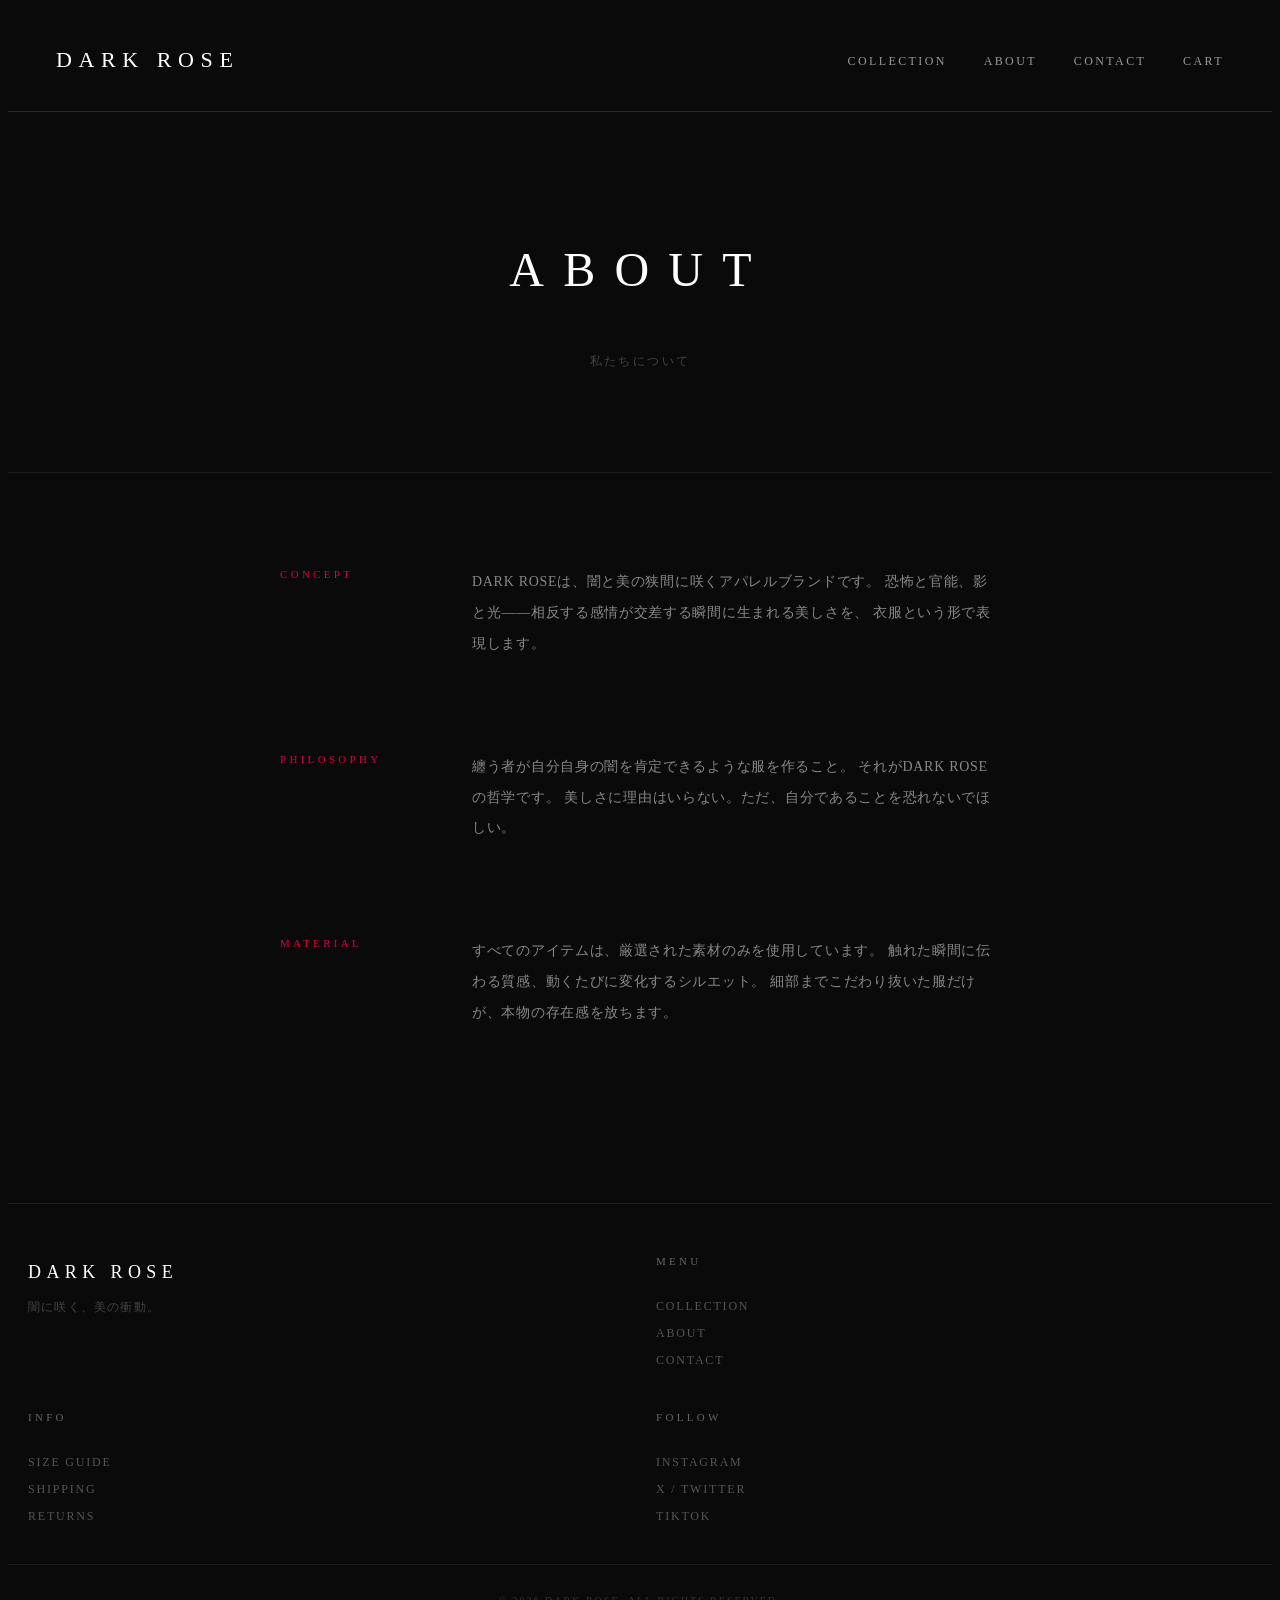
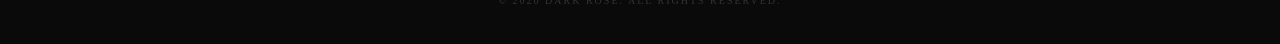
<file: about.html>
<!DOCTYPE html>
<html lang="ja">
<head>
  <meta charset="UTF-8">
  <meta name="viewport" content="width=device-width, initial-scale=1.0">
  <title>ABOUT — DARK ROSE</title>
  <link rel="stylesheet" href="style.css">
</head>
<body>

  <header>
    <h1 class="logo"><a href="index.html" style="color:inherit; text-decoration:none;">DARK ROSE</a></h1>
    <nav>
      <a href="index.html">COLLECTION</a>
      <a href="about.html">ABOUT</a>
      <a href="#">CONTACT</a>
      <a href="#">CART</a>
    </nav>
  </header>

  <main>

    <section class="about-hero">
      <h2 class="about-title">ABOUT</h2>
      <p class="about-sub">私たちについて</p>
    </section>

    <section class="about-body">

      <div class="about-block">
        <p class="about-label">CONCEPT</p>
        <p class="about-text">
          DARK ROSEは、闇と美の狭間に咲くアパレルブランドです。
          恐怖と官能、影と光——相反する感情が交差する瞬間に生まれる美しさを、
          衣服という形で表現します。
        </p>
      </div>

      <div class="about-block">
        <p class="about-label">PHILOSOPHY</p>
        <p class="about-text">
          纏う者が自分自身の闇を肯定できるような服を作ること。
          それがDARK ROSEの哲学です。
          美しさに理由はいらない。ただ、自分であることを恐れないでほしい。
        </p>
      </div>

      <div class="about-block">
        <p class="about-label">MATERIAL</p>
        <p class="about-text">
          すべてのアイテムは、厳選された素材のみを使用しています。
          触れた瞬間に伝わる質感、動くたびに変化するシルエット。
          細部までこだわり抜いた服だけが、本物の存在感を放ちます。
        </p>
      </div>

    </section>

  </main>

  <footer>
    <div class="footer-inner">
      <div class="footer-brand">
        <p class="footer-logo">DARK ROSE</p>
        <p class="footer-tagline">闇に咲く、美の衝動。</p>
      </div>
      <div class="footer-links">
        <p class="footer-heading">MENU</p>
        <a href="index.html">COLLECTION</a>
        <a href="about.html">ABOUT</a>
        <a href="#">CONTACT</a>
      </div>
      <div class="footer-links">
        <p class="footer-heading">INFO</p>
        <a href="#">SIZE GUIDE</a>
        <a href="#">SHIPPING</a>
        <a href="#">RETURNS</a>
      </div>
      <div class="footer-links">
        <p class="footer-heading">FOLLOW</p>
        <a href="#">INSTAGRAM</a>
        <a href="#">X / TWITTER</a>
        <a href="#">TIKTOK</a>
      </div>
    </div>
    <div class="footer-bottom">
      <p>© 2026 DARK ROSE. ALL RIGHTS RESERVED.</p>
    </div>
  </footer>

</body>
</html>
</file>
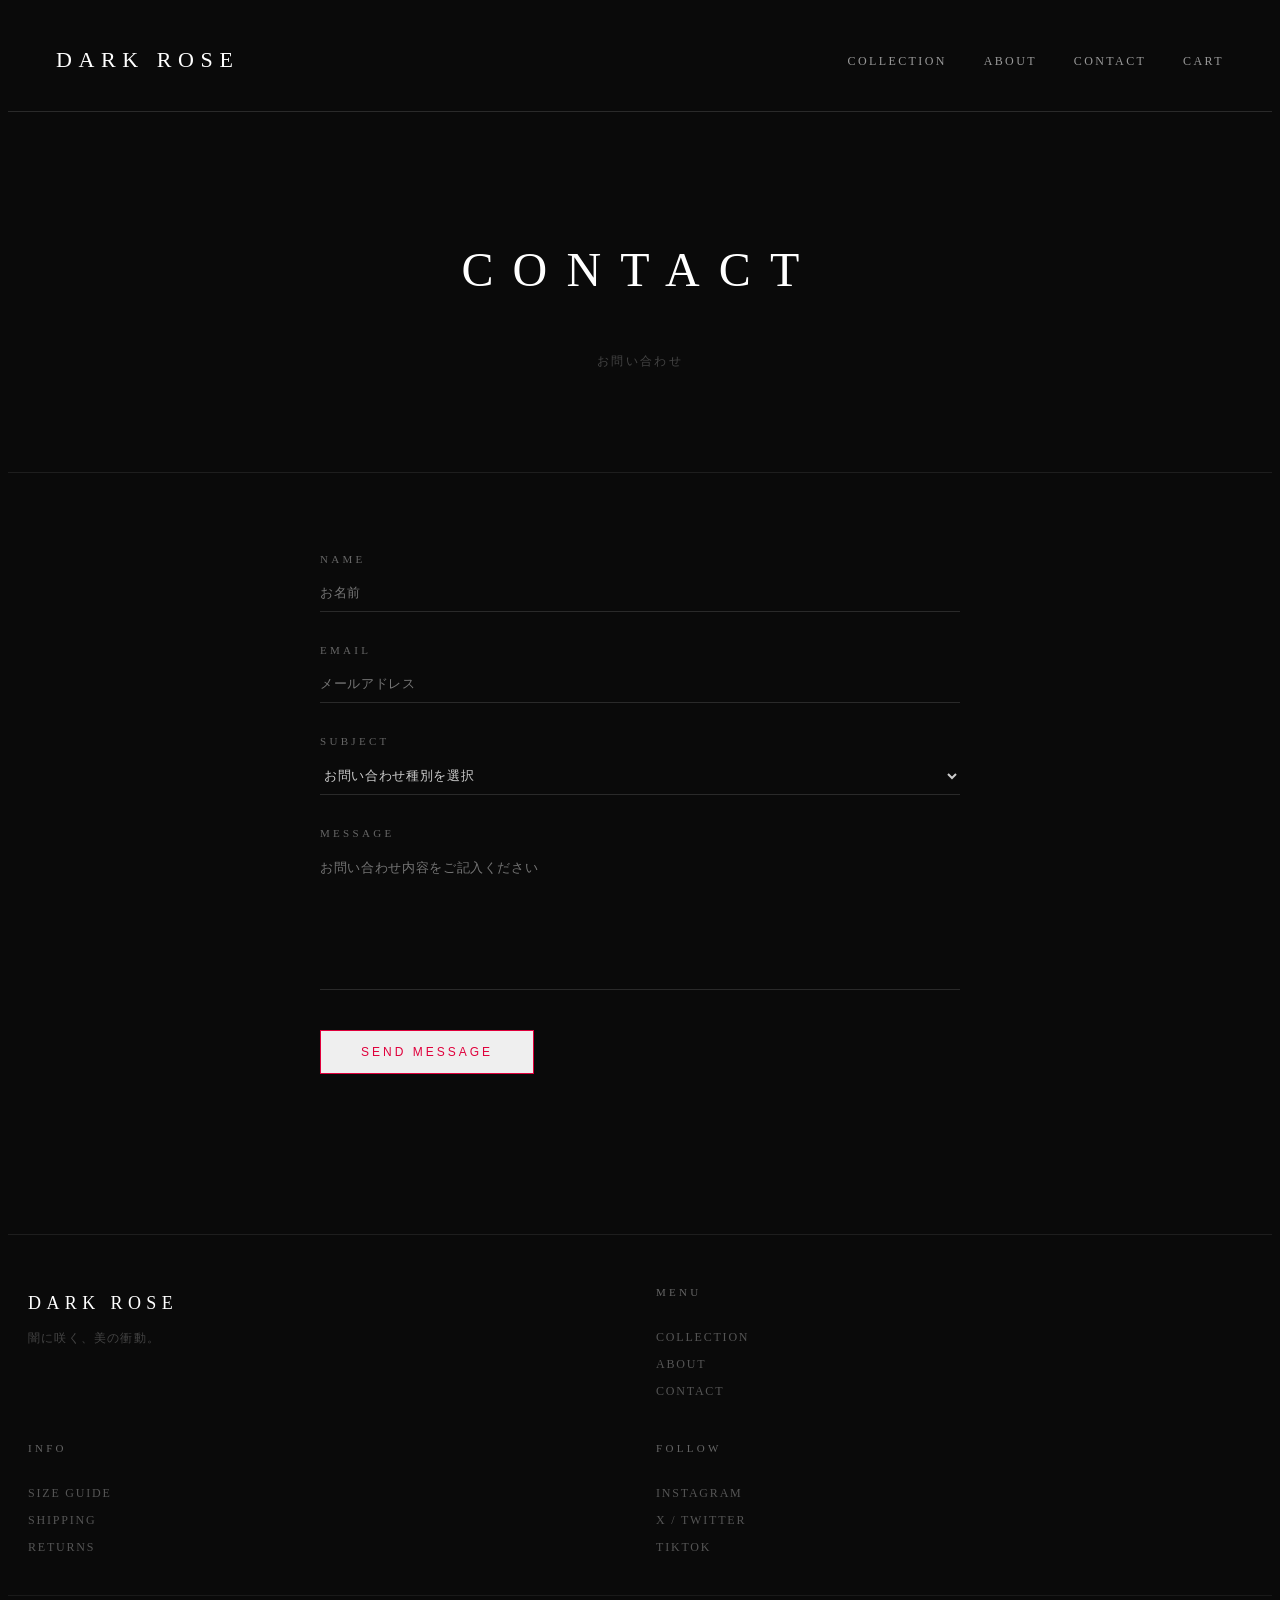
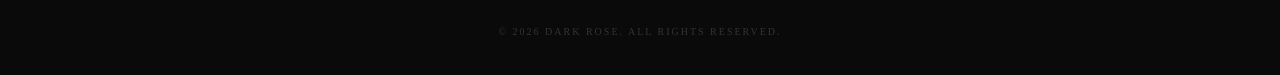
<file: contact.html>
<!DOCTYPE html>
<html lang="ja">
<head>
  <meta charset="UTF-8">
  <meta name="viewport" content="width=device-width, initial-scale=1.0">
  <title>CONTACT — DARK ROSE</title>
  <link rel="stylesheet" href="style.css">
</head>
<body>

  <header>
    <h1 class="logo"><a href="index.html" style="color:inherit; text-decoration:none;">DARK ROSE</a></h1>
    <nav>
      <a href="index.html">COLLECTION</a>
      <a href="about.html">ABOUT</a>
      <a href="contact.html">CONTACT</a>
      <a href="#">CART</a>
    </nav>
  </header>

  <main>

    <section class="about-hero">
      <h2 class="about-title">CONTACT</h2>
      <p class="about-sub">お問い合わせ</p>
    </section>

    <section class="contact-body">

      <form class="contact-form" id="contact-form">

        <div class="form-group">
          <label class="form-label">NAME</label>
          <input class="form-input" type="text" placeholder="お名前" required>
        </div>

        <div class="form-group">
          <label class="form-label">EMAIL</label>
          <input class="form-input" type="email" placeholder="メールアドレス" required>
        </div>

        <div class="form-group">
          <label class="form-label">SUBJECT</label>
          <select class="form-input">
            <option value="">お問い合わせ種別を選択</option>
            <option value="order">注文について</option>
            <option value="shipping">配送について</option>
            <option value="return">返品・交換について</option>
            <option value="other">その他</option>
          </select>
        </div>

        <div class="form-group">
          <label class="form-label">MESSAGE</label>
          <textarea class="form-input form-textarea" placeholder="お問い合わせ内容をご記入ください" required></textarea>
        </div>

        <button class="btn form-submit" type="submit">SEND MESSAGE</button>

      </form>

      <div class="contact-thanks" id="contact-thanks">
        <p>お問い合わせありがとうございます。</p>
        <p>3営業日以内にご返信いたします。</p>
      </div>

    </section>

  </main>

  <footer>
    <div class="footer-inner">
      <div class="footer-brand">
        <p class="footer-logo">DARK ROSE</p>
        <p class="footer-tagline">闇に咲く、美の衝動。</p>
      </div>
      <div class="footer-links">
        <p class="footer-heading">MENU</p>
        <a href="index.html">COLLECTION</a>
        <a href="about.html">ABOUT</a>
        <a href="contact.html">CONTACT</a>
      </div>
      <div class="footer-links">
        <p class="footer-heading">INFO</p>
        <a href="#">SIZE GUIDE</a>
        <a href="#">SHIPPING</a>
        <a href="#">RETURNS</a>
      </div>
      <div class="footer-links">
        <p class="footer-heading">FOLLOW</p>
        <a href="#">INSTAGRAM</a>
        <a href="#">X / TWITTER</a>
        <a href="#">TIKTOK</a>
      </div>
    </div>
    <div class="footer-bottom">
      <p>© 2026 DARK ROSE. ALL RIGHTS RESERVED.</p>
    </div>
  </footer>

  <script>
    document.getElementById('contact-form').addEventListener('submit', (e) => {
      e.preventDefault();
      document.getElementById('contact-form').style.display = 'none';
      document.getElementById('contact-thanks').style.display = 'block';
    });
  </script>

</body>
</html>
</file>
<file: style.css>
css/* ===== 基本リセット ===== */
* {
  margin: 0;
  padding: 0;
  box-sizing: border-box;
}

/* ===== 全体 ===== */
body {
  background-color: #0a0a0a;
  color: #e8e8e8;
  font-family: 'Georgia', serif;
  letter-spacing: 0.05em;
}

/* ===== ヘッダー ===== */
header {
  display: flex;
  justify-content: space-between;
  align-items: center;
  padding: 24px 48px;
  border-bottom: 1px solid #2a2a2a;
}

.logo {
  font-size: 22px;
  font-weight: normal;
  letter-spacing: 0.3em;
  color: #ffffff;
}

nav a {
  color: #999;
  text-decoration: none;
  margin-left: 32px;
  font-size: 12px;
  letter-spacing: 0.2em;
  transition: color 0.3s;
}

nav a:hover {
  color: #e0003c;
}

/* ===== ヒーローセクション ===== */
.hero {
  display: flex;
  flex-direction: column;
  align-items: center;
  justify-content: center;
  height: 90vh;
  text-align: center;
  gap: 24px;
}

.hero h2 {
  font-size: 52px;
  font-weight: normal;
  letter-spacing: 0.25em;
  color: #ffffff;
}

.hero p {
  font-size: 16px;
  color: #888;
  letter-spacing: 0.15em;
}

/* ===== ボタン ===== */
.btn {
  display: inline-block;
  margin-top: 8px;
  padding: 14px 40px;
  border: 1px solid #e0003c;
  color: #e0003c;
  text-decoration: none;
  font-size: 12px;
  letter-spacing: 0.25em;
  transition: all 0.3s;
}

.btn:hover {
  background-color: #e0003c;
  color: #fff;
}
css/* ===== 商品セクション ===== */
.products {
  padding: 80px 48px;
}

.section-title {
  text-align: center;
  font-size: 13px;
  font-weight: normal;
  letter-spacing: 0.4em;
  color: #666;
  margin-bottom: 48px;
}

.product-grid {
  display: grid;
  grid-template-columns: repeat(3, 1fr);
  gap: 24px;
  max-width: 1100px;
  margin: 0 auto;
}

.product-card {
  cursor: pointer;
  transition: transform 0.3s;
}

.product-card:hover {
  transform: translateY(-6px);
}

.product-img {
  width: 100%;
  aspect-ratio: 3 / 4;
  background-color: #1a1a1a;
  border: 1px solid #2a2a2a;
  margin-bottom: 16px;
}

.product-info {
  padding: 0 4px;
}

.product-name {
  font-size: 12px;
  letter-spacing: 0.2em;
  color: #ccc;
  margin-bottom: 8px;
}

.product-price {
  font-size: 13px;
  color: #e0003c;
  letter-spacing: 0.1em;
}
/* ===== カートボタン ===== */
.cart-btn {
  width: 100%;
  margin-top: 12px;
  padding: 12px;
  background: transparent;
  border: 1px solid #333;
  color: #999;
  font-size: 11px;
  letter-spacing: 0.2em;
  cursor: pointer;
  transition: all 0.3s;
}

.cart-btn:hover {
  border-color: #e0003c;
  color: #e0003c;
}

.cart-btn.added {
  background: #e0003c;
  border-color: #e0003c;
  color: #fff;
}

/* ===== カートカウンター ===== */
.cart-count {
  display: inline-block;
  background: #e0003c;
  color: #fff;
  font-size: 10px;
  width: 18px;
  height: 18px;
  line-height: 18px;
  text-align: center;
  border-radius: 50%;
  margin-left: 6px;
  opacity: 0;
  transition: opacity 0.3s;
}

.cart-count.visible {
  opacity: 1;
}
/* ===== モーダル ===== */
.modal-overlay {
  position: fixed;
  top: 0;
  left: 0;
  width: 100%;
  height: 100%;
  background: rgba(0, 0, 0, 0.85);
  display: flex;
  align-items: center;
  justify-content: center;
  opacity: 0;
  pointer-events: none;
  transition: opacity 0.3s;
  z-index: 100;
}

.modal-overlay.active {
  opacity: 1;
  pointer-events: all;
}

.modal {
  background: #111;
  border: 1px solid #2a2a2a;
  width: 80%;
  max-width: 800px;
  padding: 48px;
  position: relative;
}

.modal-close {
  position: absolute;
  top: 16px;
  right: 20px;
  background: none;
  border: none;
  color: #666;
  font-size: 18px;
  cursor: pointer;
  transition: color 0.3s;
}

.modal-close:hover {
  color: #e0003c;
}

.modal-body {
  display: grid;
  grid-template-columns: 1fr 1fr;
  gap: 40px;
  align-items: center;
}

.modal-img {
  width: 100%;
  aspect-ratio: 3 / 4;
  object-fit: cover;
  border: 1px solid #2a2a2a;
}

.modal-info {
  display: flex;
  flex-direction: column;
  gap: 20px;
}

.modal-name {
  font-size: 20px;
  letter-spacing: 0.3em;
  color: #fff;
}

.modal-price {
  font-size: 16px;
  color: #e0003c;
  letter-spacing: 0.1em;
}

.modal-desc {
  font-size: 13px;
  color: #888;
  line-height: 2;
  letter-spacing: 0.1em;
}
/* ===== サイズ選択 ===== */
.size-selector {
  display: flex;
  flex-direction: column;
  gap: 12px;
}

.size-label {
  font-size: 11px;
  letter-spacing: 0.3em;
  color: #666;
}

.size-options {
  display: flex;
  gap: 8px;
}

.size-btn {
  width: 44px;
  height: 44px;
  background: transparent;
  border: 1px solid #333;
  color: #999;
  font-size: 11px;
  letter-spacing: 0.1em;
  cursor: pointer;
  transition: all 0.2s;
}

.size-btn:hover {
  border-color: #fff;
  color: #fff;
}

.size-btn.selected {
  border-color: #e0003c;
  color: #e0003c;
}
/* ===== カートパネル ===== */
.cart-overlay {
  position: fixed;
  top: 0;
  left: 0;
  width: 100%;
  height: 100%;
  background: rgba(0, 0, 0, 0.6);
  opacity: 0;
  pointer-events: none;
  transition: opacity 0.3s;
  z-index: 200;
}

.cart-overlay.active {
  opacity: 1;
  pointer-events: all;
}

.cart-panel {
  position: fixed;
  top: 0;
  right: -420px;
  width: 420px;
  height: 100%;
  background: #111;
  border-left: 1px solid #2a2a2a;
  display: flex;
  flex-direction: column;
  transition: right 0.3s;
  z-index: 300;
}

.cart-panel.active {
  right: 0;
}

.cart-header {
  display: flex;
  justify-content: space-between;
  align-items: center;
  padding: 24px 28px;
  border-bottom: 1px solid #2a2a2a;
}

.cart-title {
  font-size: 12px;
  letter-spacing: 0.3em;
  color: #fff;
}

.cart-panel-close {
  background: none;
  border: none;
  color: #666;
  font-size: 18px;
  cursor: pointer;
  transition: color 0.3s;
}

.cart-panel-close:hover {
  color: #e0003c;
}

.cart-items {
  flex: 1;
  overflow-y: auto;
  padding: 24px 28px;
}

.cart-empty {
  font-size: 12px;
  color: #444;
  letter-spacing: 0.1em;
  text-align: center;
  margin-top: 40px;
}

.cart-item {
  display: flex;
  justify-content: space-between;
  align-items: flex-start;
  padding: 16px 0;
  border-bottom: 1px solid #1e1e1e;
}

.cart-item-info {
  display: flex;
  flex-direction: column;
  gap: 6px;
}

.cart-item-name {
  font-size: 12px;
  letter-spacing: 0.15em;
  color: #ccc;
}

.cart-item-size {
  font-size: 11px;
  color: #555;
  letter-spacing: 0.1em;
}

.cart-item-price {
  font-size: 13px;
  color: #e0003c;
}

.cart-footer {
  padding: 24px 28px;
  border-top: 1px solid #2a2a2a;
}

.cart-total {
  display: flex;
  justify-content: space-between;
  align-items: center;
  margin-bottom: 20px;
  font-size: 13px;
  letter-spacing: 0.2em;
  color: #fff;
}
/* ===== レスポンシブ ===== */

/* ===== フッター ===== */
footer {
  border-top: 1px solid #1e1e1e;
  margin-top: 80px;
}

.footer-inner {
  display: grid;
  grid-template-columns: 2fr 1fr 1fr 1fr;
  gap: 48px;
  padding: 64px 48px;
}

.footer-logo {
  font-size: 18px;
  letter-spacing: 0.3em;
  color: #fff;
  margin-bottom: 12px;
}

.footer-tagline {
  font-size: 12px;
  color: #444;
  letter-spacing: 0.1em;
  line-height: 2;
}

.footer-heading {
  font-size: 11px;
  letter-spacing: 0.3em;
  color: #666;
  margin-bottom: 20px;
}

.footer-links {
  display: flex;
  flex-direction: column;
  gap: 12px;
}

.footer-links a {
  font-size: 12px;
  color: #555;
  text-decoration: none;
  letter-spacing: 0.15em;
  transition: color 0.3s;
}

.footer-links a:hover {
  color: #e0003c;
}

.footer-bottom {
  padding: 20px 48px;
  border-top: 1px solid #1a1a1a;
  text-align: center;
}

.footer-bottom p {
  font-size: 10px;
  color: #333;
  letter-spacing: 0.2em;
}

/* ===== ABOUTページ ===== */
.about-hero {
  display: flex;
  flex-direction: column;
  align-items: center;
  justify-content: center;
  height: 40vh;
  text-align: center;
  border-bottom: 1px solid #1e1e1e;
}

.about-title {
  font-size: 48px;
  font-weight: normal;
  letter-spacing: 0.4em;
  color: #fff;
}

.about-sub {
  font-size: 12px;
  color: #444;
  letter-spacing: 0.2em;
  margin-top: 16px;
}

.about-body {
  max-width: 720px;
  margin: 0 auto;
  padding: 80px 48px;
  display: flex;
  flex-direction: column;
  gap: 64px;
}

.about-block {
  display: grid;
  grid-template-columns: 160px 1fr;
  gap: 32px;
}

.about-label {
  font-size: 11px;
  letter-spacing: 0.3em;
  color: #e0003c;
  padding-top: 4px;
}

.about-text {
  font-size: 14px;
  color: #888;
  line-height: 2.2;
  letter-spacing: 0.05em;
}
/* ===== アニメーション定義 ===== */
@keyframes fadeInUp {
  from {
    opacity: 0;
    transform: translateY(24px);
  }
  to {
    opacity: 1;
    transform: translateY(0);
  }
}

@keyframes fadeIn {
  from { opacity: 0; }
  to { opacity: 1; }
}

/* ===== ページ読み込み時のフェードイン ===== */
.logo {
  animation: fadeInUp 0.8s ease forwards;
}

nav {
  animation: fadeInUp 0.8s ease 0.2s forwards;
  opacity: 0;
}

.hero h2 {
  animation: fadeInUp 0.8s ease 0.3s forwards;
  opacity: 0;
}

.hero p {
  animation: fadeInUp 0.8s ease 0.5s forwards;
  opacity: 0;
}

.hero .btn {
  animation: fadeInUp 0.8s ease 0.7s forwards;
  opacity: 0;
}

/* ===== スクロール時のフェードイン（JS側で制御） ===== */
.scroll-hidden {
  opacity: 0;
  transform: translateY(32px);
  transition: opacity 0.7s ease, transform 0.7s ease;
}

.scroll-visible {
  opacity: 1;
  transform: translateY(0);
}

/* ===== ホバーエフェクト強化 ===== */
.product-card {
  transition: transform 0.4s ease, box-shadow 0.4s ease;
}

.product-card:hover {
  transform: translateY(-8px);
  box-shadow: 0 20px 40px rgba(224, 0, 60, 0.1);
}

.product-img {
  transition: transform 0.6s ease;
  overflow: hidden;
}

.product-card:hover .product-img {
  transform: scale(1.03);
}

nav a {
  position: relative;
}

nav a::after {
  content: '';
  position: absolute;
  bottom: -4px;
  left: 0;
  width: 0;
  height: 1px;
  background: #e0003c;
  transition: width 0.3s ease;
}

nav a:hover::after {
  width: 100%;
}
@media (max-width: 768px) {

  /* ヘッダー */
  header {
    padding: 16px 20px;
    flex-direction: column;
    gap: 16px;
  }

  nav a {
    margin-left: 16px;
  }

  /* ヒーロー */
  .hero h2 {
    font-size: 32px;
  }

  /* 商品グリッド：3列→1列 */
  .product-grid {
    grid-template-columns: 1fr;
    padding: 0 20px;
  }

  .products {
    padding: 48px 0;
  }

  /* モーダル */
  .modal {
    width: 95%;
    padding: 24px;
  }

  .modal-body {
    grid-template-columns: 1fr;
  }

  .modal-img {
    aspect-ratio: 4 / 3;
  }

  /* カートパネル */
  .cart-panel {
    width: 100%;
    right: -100%;
  }

}
/* フッター */
  .footer-inner {
    grid-template-columns: 1fr 1fr;
    padding: 40px 20px;
    gap: 32px;
  }

  .footer-bottom {
    padding: 20px;
  }
  /* ===== CONTACTページ ===== */
.contact-body {
  max-width: 640px;
  margin: 0 auto;
  padding: 80px 48px;
}

.contact-form {
  display: flex;
  flex-direction: column;
  gap: 32px;
}

.form-group {
  display: flex;
  flex-direction: column;
  gap: 10px;
}

.form-label {
  font-size: 11px;
  letter-spacing: 0.3em;
  color: #666;
}

.form-input {
  background: transparent;
  border: none;
  border-bottom: 1px solid #2a2a2a;
  color: #ccc;
  font-size: 13px;
  padding: 10px 0;
  outline: none;
  letter-spacing: 0.05em;
  transition: border-color 0.3s;
  font-family: 'Georgia', serif;
}

.form-input:focus {
  border-bottom-color: #e0003c;
}

.form-input option {
  background: #111;
}

.form-textarea {
  resize: none;
  height: 120px;
}

.form-submit {
  align-self: flex-start;
  margin-top: 8px;
}

.contact-thanks {
  display: none;
  text-align: center;
  padding: 80px 0;
  color: #888;
  font-size: 14px;
  line-height: 2.5;
  letter-spacing: 0.1em;
}
</file>
